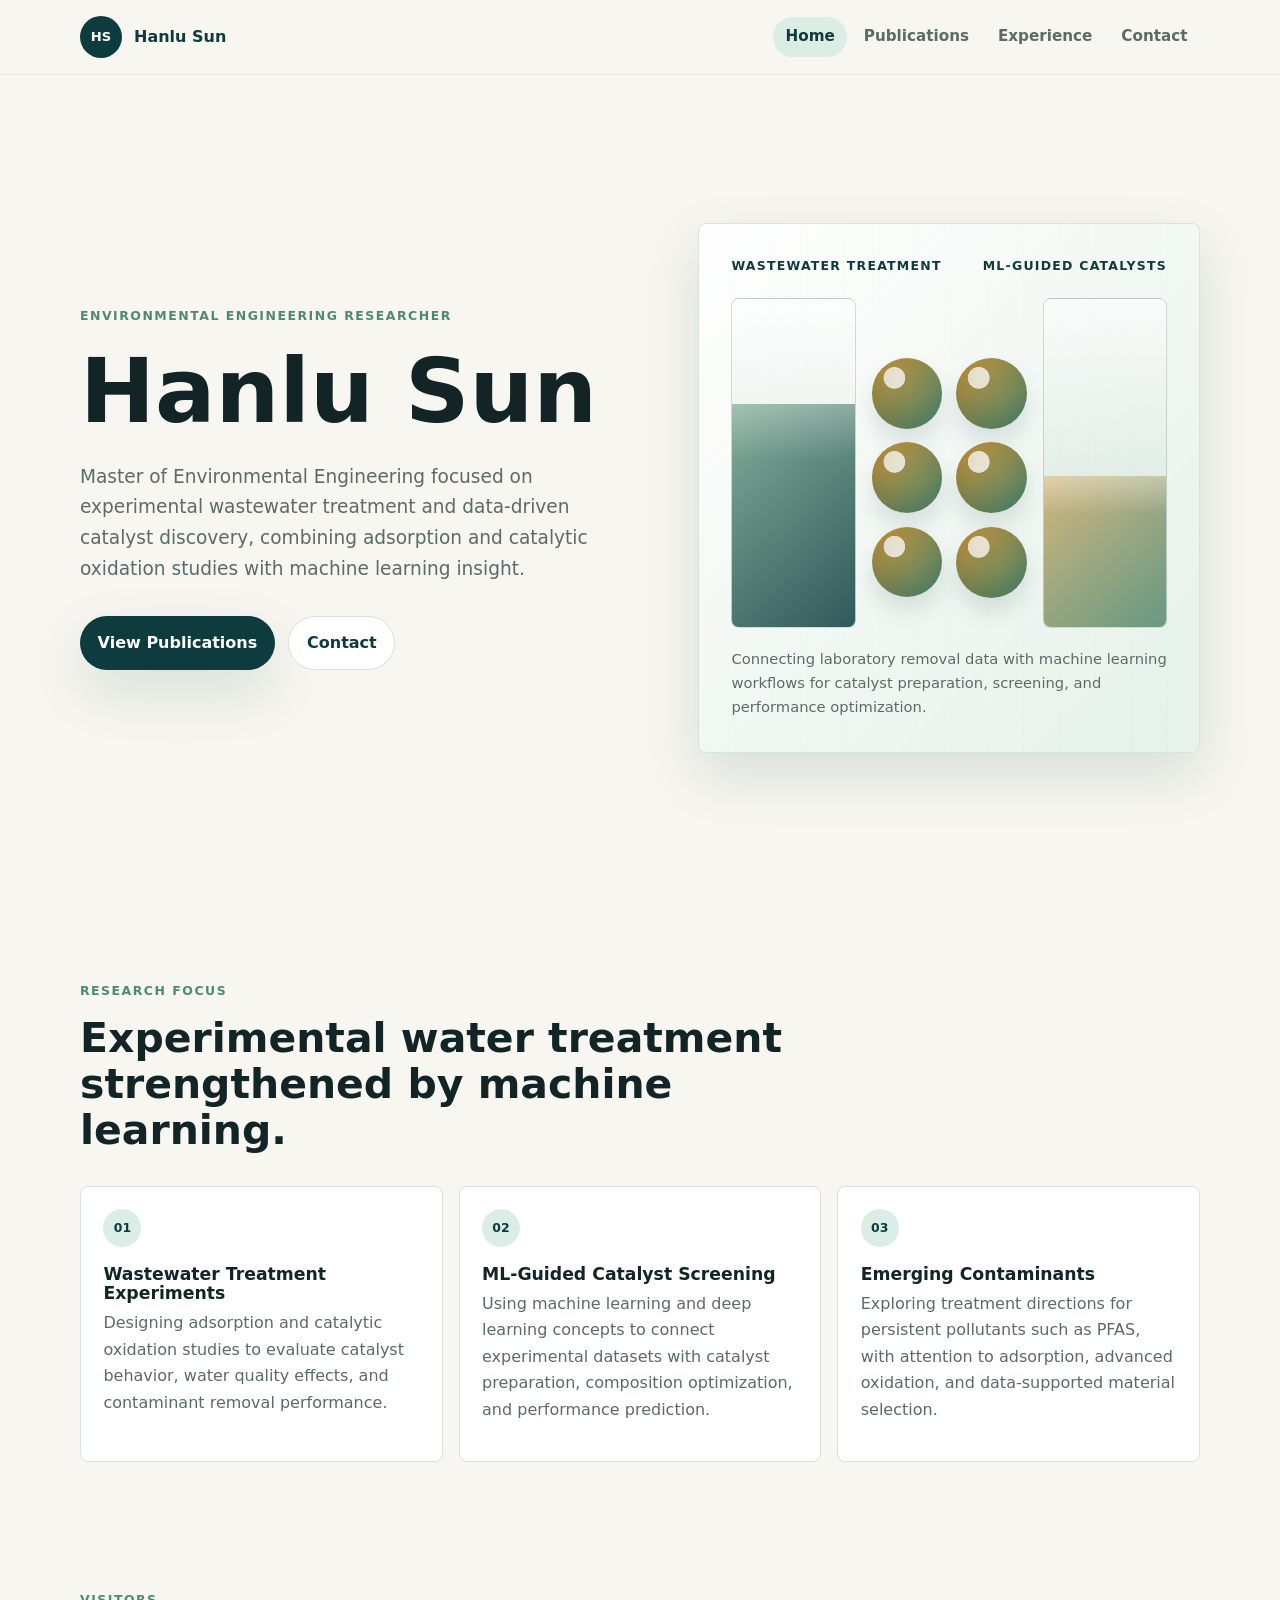
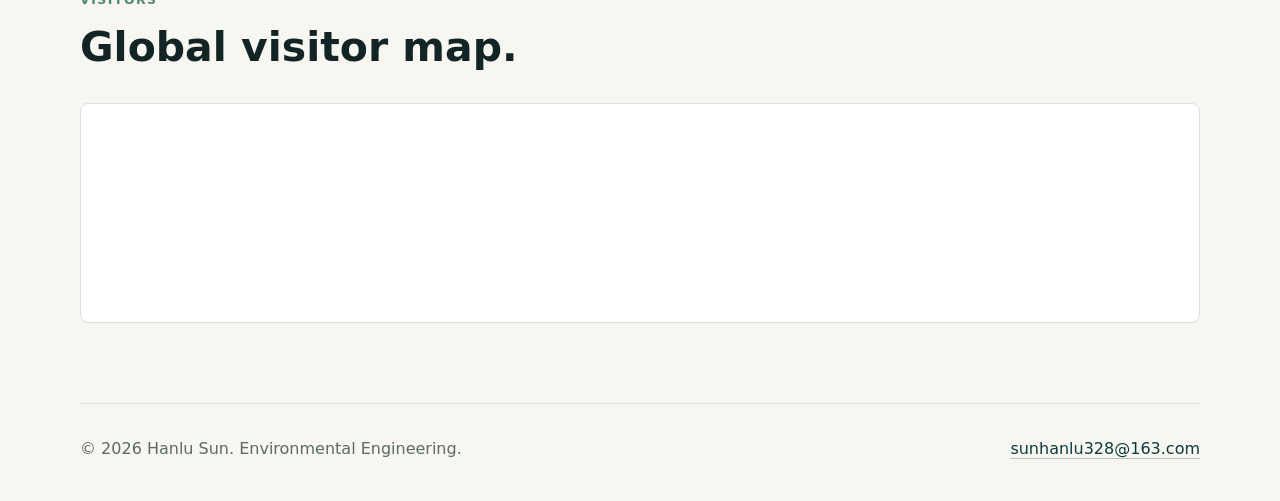
<file: index.html>
<!DOCTYPE html>
<html lang="en">
<head>
  <meta charset="utf-8">
  <meta name="viewport" content="width=device-width, initial-scale=1">
  <meta name="description" content="Hanlu Sun - Environmental Engineering researcher focused on experimental wastewater treatment, machine-learning-assisted catalyst screening, and emerging contaminant removal.">
  <title>Hanlu Sun | Environmental Engineering</title>
  <link rel="stylesheet" href="styles.css?v=20260623-visitors">
  <script src="script.js?v=20260620" defer></script>
</head>
<body>
  <a class="skip-link" href="#main">Skip to content</a>
  <header class="site-header">
    <nav class="nav-shell" aria-label="Primary navigation">
      <a class="brand" href="index.html" aria-label="Hanlu Sun home">
        <span class="brand-mark">HS</span>
        <span>Hanlu Sun</span>
      </a>
      <button class="nav-toggle" type="button" aria-expanded="false" aria-controls="site-nav">
        <span class="nav-toggle-line"></span>
        <span class="nav-toggle-line"></span>
        <span class="nav-toggle-line"></span>
        <span class="sr-only">Menu</span>
      </button>
      <div class="nav-links" id="site-nav">
        <a href="index.html" data-nav="home">Home</a>
        <a href="publications.html" data-nav="publications">Publications</a>
        <a href="experience.html" data-nav="experience">Experience</a>
        <a href="contact.html" data-nav="contact">Contact</a>
      </div>
    </nav>
  </header>

  <main id="main">
    <section class="hero-section">
      <div class="hero-copy">
        <p class="eyebrow">Environmental Engineering Researcher</p>
        <h1>Hanlu Sun</h1>
        <p class="hero-subtitle">
          Master of Environmental Engineering focused on experimental wastewater treatment and data-driven
          catalyst discovery, combining adsorption and catalytic oxidation studies with machine learning insight.
        </p>
        <div class="hero-actions" aria-label="Primary actions">
          <a class="button primary" href="publications.html">View Publications</a>
          <a class="button secondary" href="contact.html">Contact</a>
        </div>
      </div>
      <figure class="research-visual" aria-label="Abstract research visualization for catalyst-assisted wastewater treatment">
        <div class="visual-header">
          <span>Wastewater Treatment</span>
          <span>ML-Guided Catalysts</span>
        </div>
        <div class="visual-grid">
          <div class="water-column column-a">
            <span></span>
          </div>
          <div class="catalyst-field">
            <span></span>
            <span></span>
            <span></span>
            <span></span>
            <span></span>
            <span></span>
          </div>
          <div class="water-column column-b">
            <span></span>
          </div>
        </div>
        <figcaption>Connecting laboratory removal data with machine learning workflows for catalyst preparation, screening, and performance optimization.</figcaption>
      </figure>
    </section>

    <section class="section-block">
      <div class="section-heading">
        <p class="eyebrow">Research Focus</p>
        <h2>Experimental water treatment strengthened by machine learning.</h2>
      </div>
      <div class="focus-grid">
        <article class="focus-card">
          <span class="focus-index">01</span>
          <h3>Wastewater Treatment Experiments</h3>
          <p>Designing adsorption and catalytic oxidation studies to evaluate catalyst behavior, water quality effects, and contaminant removal performance.</p>
        </article>
        <article class="focus-card">
          <span class="focus-index">02</span>
          <h3>ML-Guided Catalyst Screening</h3>
          <p>Using machine learning and deep learning concepts to connect experimental datasets with catalyst preparation, composition optimization, and performance prediction.</p>
        </article>
        <article class="focus-card">
          <span class="focus-index">03</span>
          <h3>Emerging Contaminants</h3>
          <p>Exploring treatment directions for persistent pollutants such as PFAS, with attention to adsorption, advanced oxidation, and data-supported material selection.</p>
        </article>
      </div>
    </section>

    <section class="section-block visitors-section" aria-labelledby="visitors-title">
      <div class="section-heading">
        <p class="eyebrow">Visitors</p>
        <h2 id="visitors-title">Global visitor map.</h2>
      </div>
      <div class="visitors-frame">
        <script type="text/javascript" id="mapmyvisitors" src="https://mapmyvisitors.com/map.js?d=G_qSdTxoGDd6URzCLcpToSwLrt-3KsUgCB45TyZ4Kws&amp;cl=ffffff&amp;w=a"></script>
      </div>
    </section>
  </main>

  <footer class="site-footer">
    <p>&copy; <span data-year></span> Hanlu Sun. Environmental Engineering.</p>
    <a href="mailto:sunhanlu328@163.com">sunhanlu328@163.com</a>
  </footer>
</body>
</html>
</file>
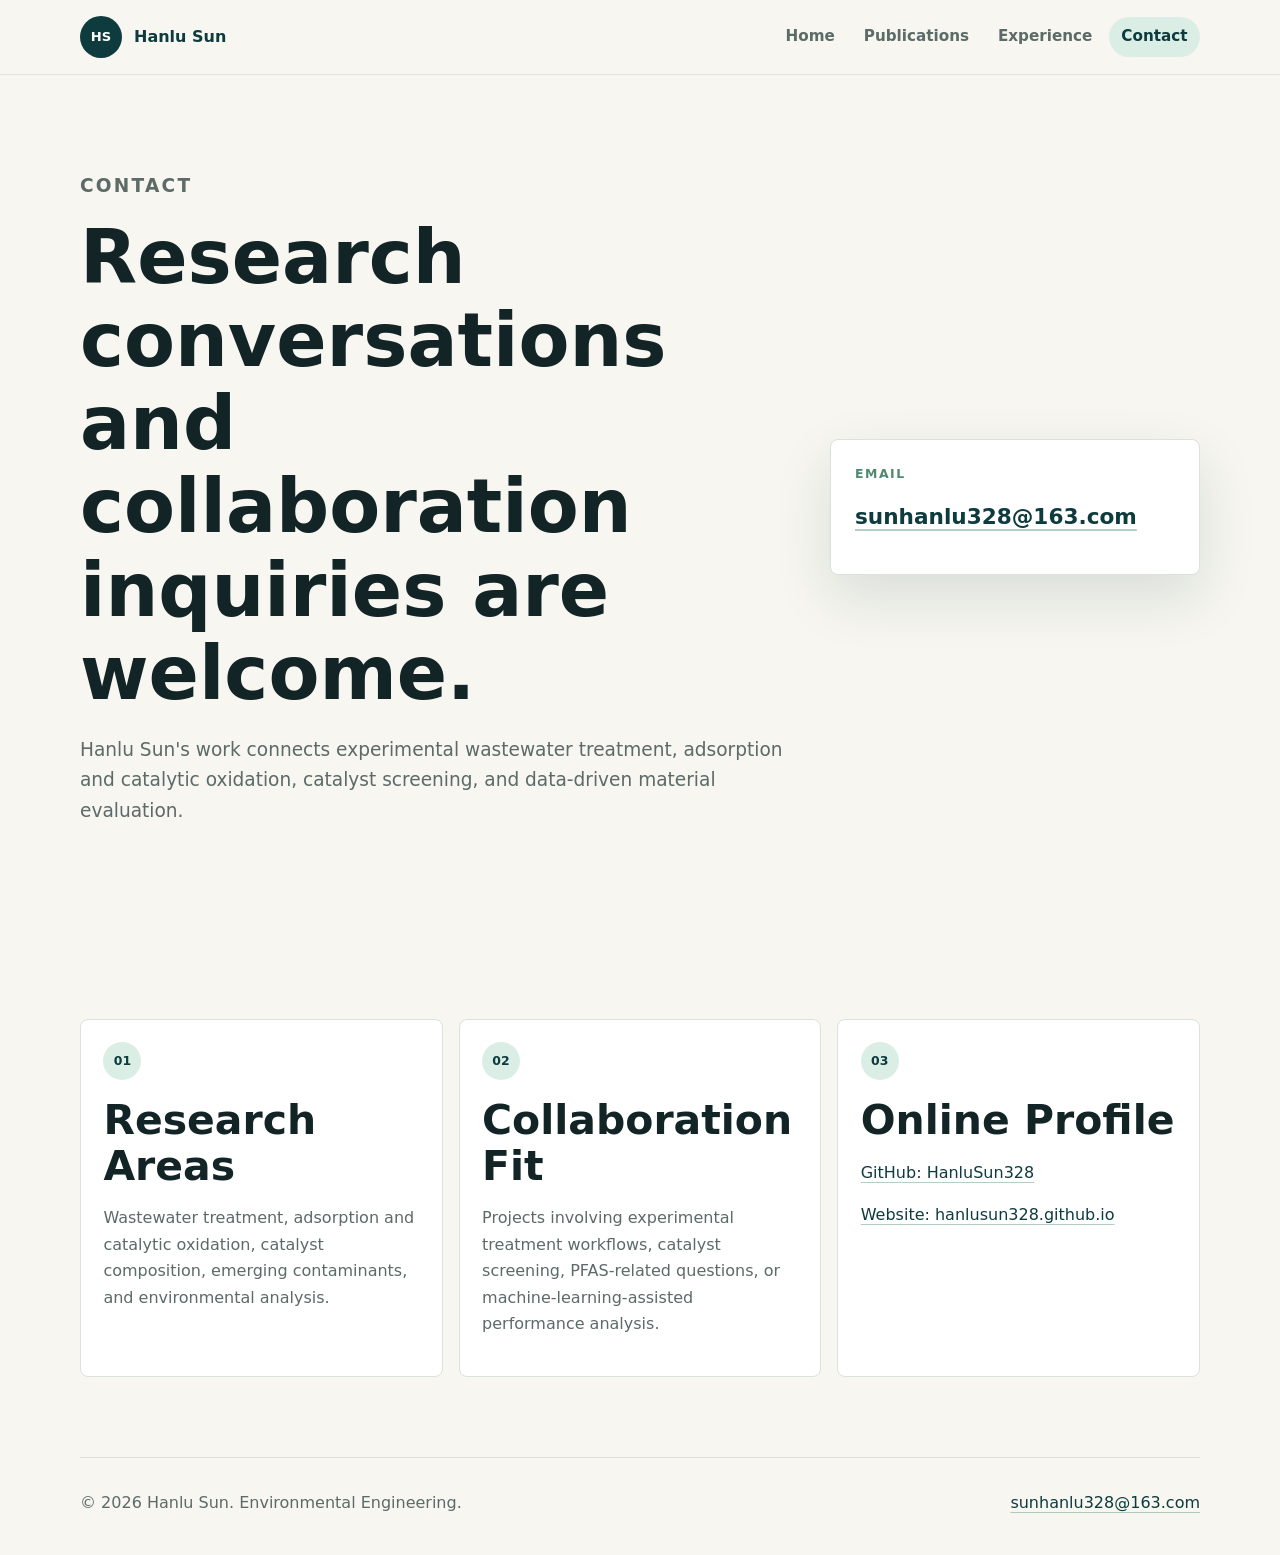
<file: contact.html>
<!DOCTYPE html>
<html lang="en">
<head>
  <meta charset="utf-8">
  <meta name="viewport" content="width=device-width, initial-scale=1">
  <meta name="description" content="Contact Hanlu Sun for environmental engineering and wastewater treatment research collaboration.">
  <title>Contact | Hanlu Sun</title>
  <link rel="stylesheet" href="styles.css?v=20260620">
  <script src="script.js?v=20260620" defer></script>
</head>
<body>
  <a class="skip-link" href="#main">Skip to content</a>
  <header class="site-header">
    <nav class="nav-shell" aria-label="Primary navigation">
      <a class="brand" href="index.html" aria-label="Hanlu Sun home">
        <span class="brand-mark">HS</span>
        <span>Hanlu Sun</span>
      </a>
      <button class="nav-toggle" type="button" aria-expanded="false" aria-controls="site-nav">
        <span class="nav-toggle-line"></span>
        <span class="nav-toggle-line"></span>
        <span class="nav-toggle-line"></span>
        <span class="sr-only">Menu</span>
      </button>
      <div class="nav-links" id="site-nav">
        <a href="index.html" data-nav="home">Home</a>
        <a href="publications.html" data-nav="publications">Publications</a>
        <a href="experience.html" data-nav="experience">Experience</a>
        <a href="contact.html" data-nav="contact">Contact</a>
      </div>
    </nav>
  </header>

  <main id="main">
    <section class="contact-hero">
      <div>
        <p class="eyebrow">Contact</p>
        <h1>Research conversations and collaboration inquiries are welcome.</h1>
        <p>
          Hanlu Sun's work connects experimental wastewater treatment, adsorption and catalytic oxidation,
          catalyst screening, and data-driven material evaluation.
        </p>
      </div>
      <div class="contact-panel">
        <p class="eyebrow">Email</p>
        <a class="contact-link" href="mailto:sunhanlu328@163.com">sunhanlu328@163.com</a>
      </div>
    </section>

    <section class="section-block">
      <div class="contact-grid">
        <article class="contact-card">
          <span class="focus-index">01</span>
          <h2>Research Areas</h2>
          <p>Wastewater treatment, adsorption and catalytic oxidation, catalyst composition, emerging contaminants, and environmental analysis.</p>
        </article>
        <article class="contact-card">
          <span class="focus-index">02</span>
          <h2>Collaboration Fit</h2>
          <p>Projects involving experimental treatment workflows, catalyst screening, PFAS-related questions, or machine-learning-assisted performance analysis.</p>
        </article>
        <article class="contact-card">
          <span class="focus-index">03</span>
          <h2>Online Profile</h2>
          <p><a href="https://github.com/HanluSun328">GitHub: HanluSun328</a></p>
          <p><a href="https://hanlusun328.github.io/">Website: hanlusun328.github.io</a></p>
        </article>
      </div>
    </section>
  </main>

  <footer class="site-footer">
    <p>&copy; <span data-year></span> Hanlu Sun. Environmental Engineering.</p>
    <a href="mailto:sunhanlu328@163.com">sunhanlu328@163.com</a>
  </footer>
</body>
</html>
</file>
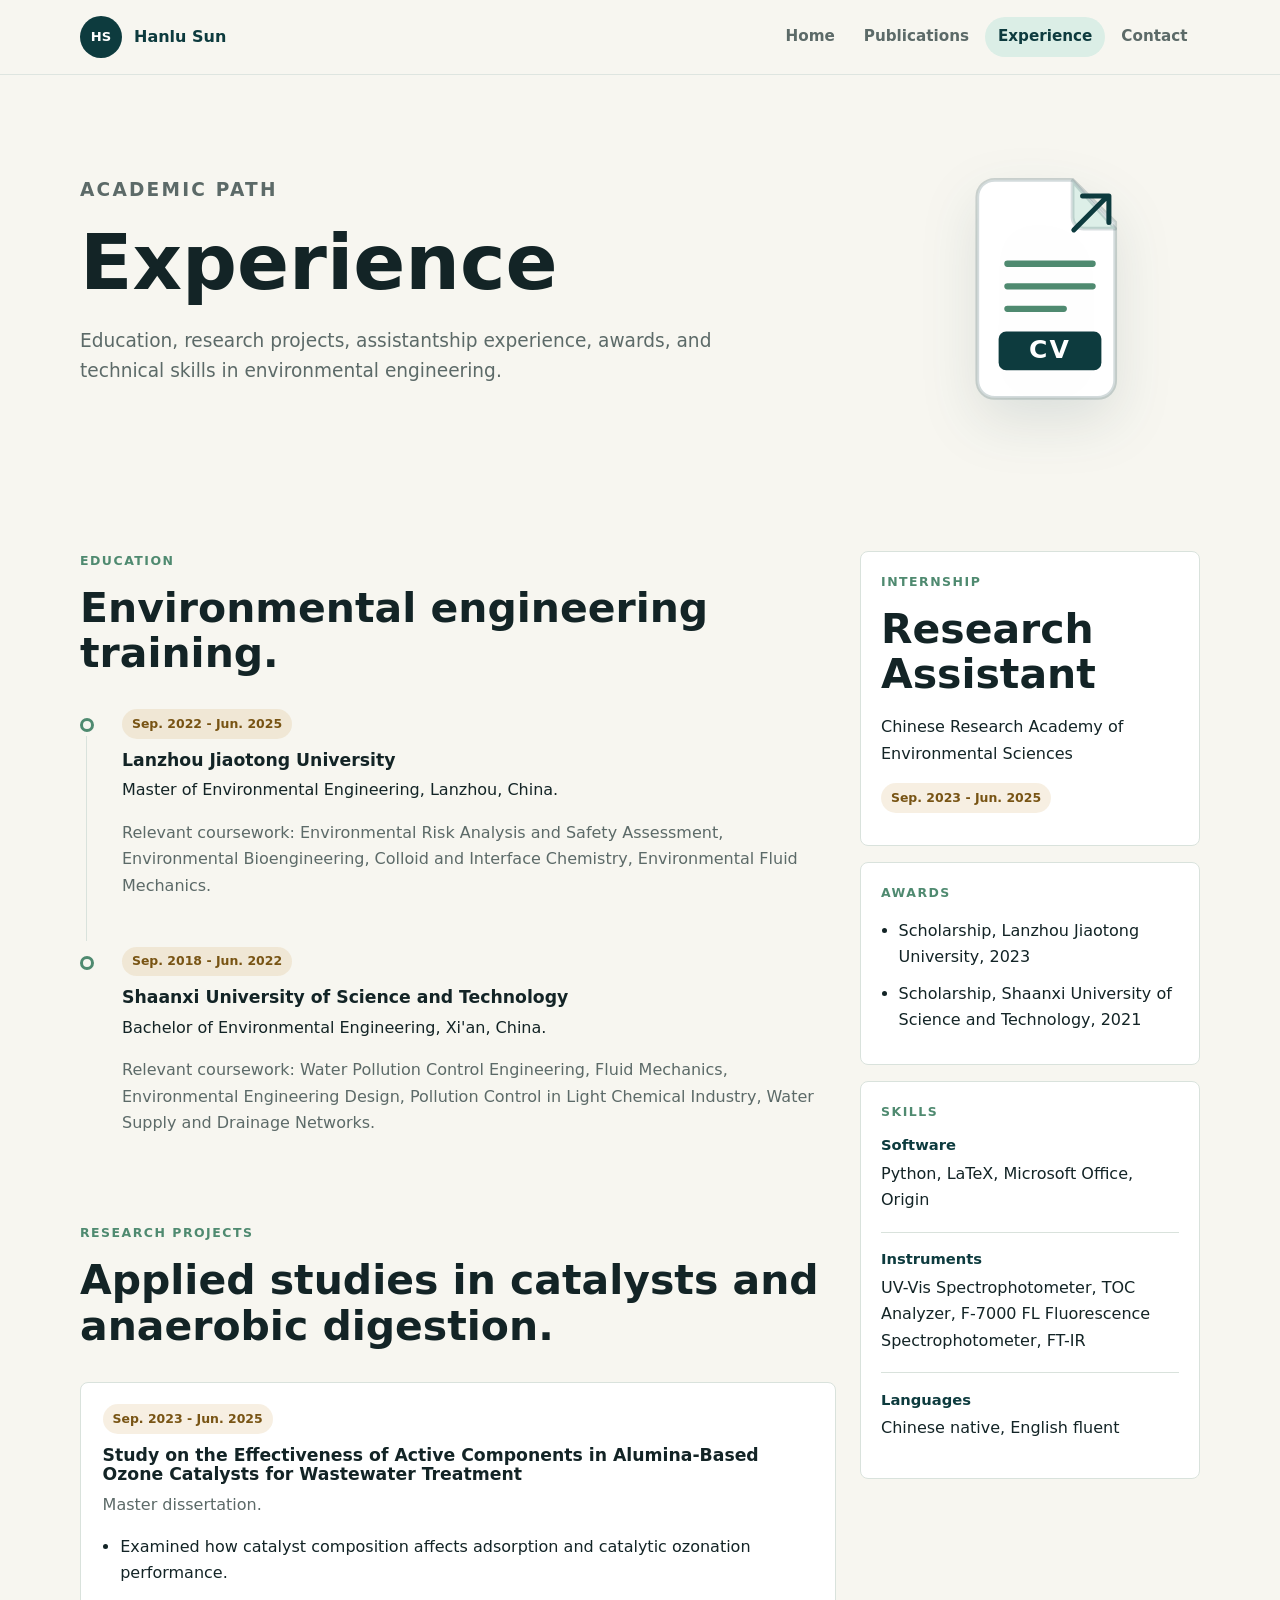
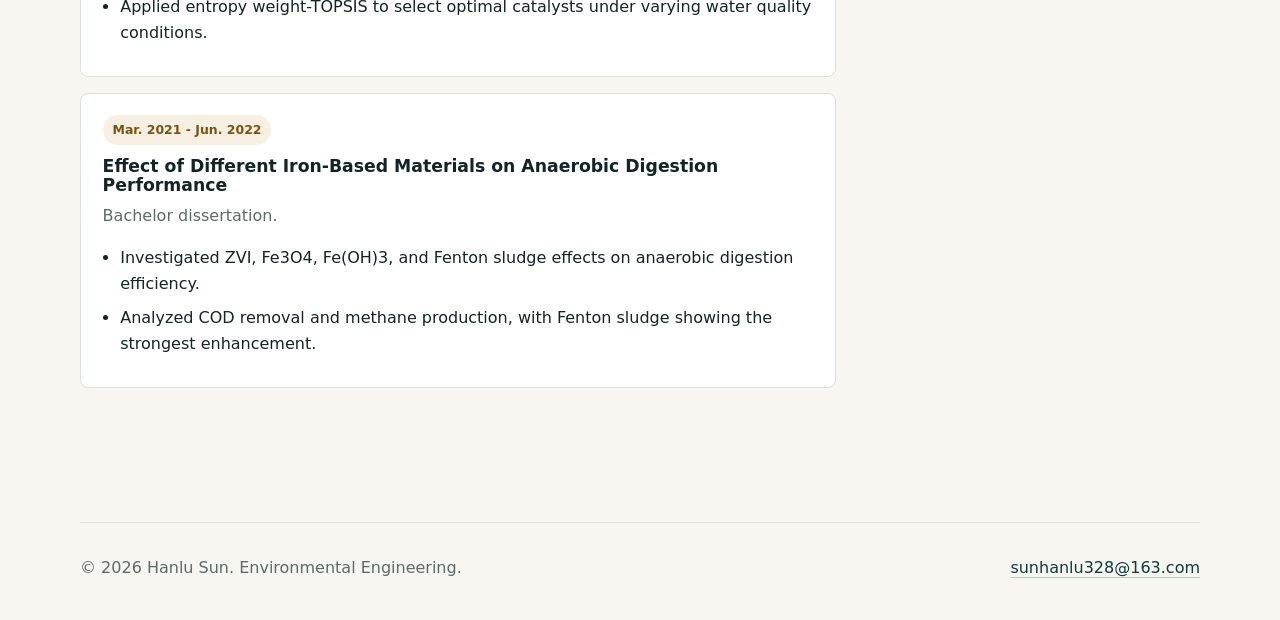
<file: experience.html>
<!DOCTYPE html>
<html lang="en">
<head>
  <meta charset="utf-8">
  <meta name="viewport" content="width=device-width, initial-scale=1">
  <meta name="description" content="Education, projects, research experience, awards, and skills for Hanlu Sun.">
  <title>Experience | Hanlu Sun</title>
  <link rel="stylesheet" href="styles.css?v=20260623-cv-icon">
  <script src="script.js?v=20260620" defer></script>
</head>
<body>
  <a class="skip-link" href="#main">Skip to content</a>
  <header class="site-header">
    <nav class="nav-shell" aria-label="Primary navigation">
      <a class="brand" href="index.html" aria-label="Hanlu Sun home">
        <span class="brand-mark">HS</span>
        <span>Hanlu Sun</span>
      </a>
      <button class="nav-toggle" type="button" aria-expanded="false" aria-controls="site-nav">
        <span class="nav-toggle-line"></span>
        <span class="nav-toggle-line"></span>
        <span class="nav-toggle-line"></span>
        <span class="sr-only">Menu</span>
      </button>
      <div class="nav-links" id="site-nav">
        <a href="index.html" data-nav="home">Home</a>
        <a href="publications.html" data-nav="publications">Publications</a>
        <a href="experience.html" data-nav="experience">Experience</a>
        <a href="contact.html" data-nav="contact">Contact</a>
      </div>
    </nav>
  </header>

  <main id="main">
    <section class="page-hero compact experience-hero">
      <div>
        <p class="eyebrow">Academic Path</p>
        <h1>Experience</h1>
        <p>
          Education, research projects, assistantship experience, awards, and technical skills in environmental engineering.
        </p>
      </div>
      <a class="cv-open-icon" href="assets/CV_Hanlu_Sun.pdf" target="_blank" rel="noopener" aria-label="Open Hanlu Sun CV">
        <svg class="cv-icon-art" viewBox="0 0 150 188" aria-hidden="true" focusable="false">
          <path class="cv-page" d="M31 7h62l34 34v126c0 8-6 14-14 14H31c-8 0-14-6-14-14V21c0-8 6-14 14-14Z"></path>
          <path class="cv-fold" d="M93 8v29c0 5 4 9 9 9h25Z"></path>
          <path class="cv-line" d="M41 74h68M41 92h68M41 110h45"></path>
          <rect class="cv-badge" x="34" y="128" width="82" height="31" rx="6"></rect>
          <text class="cv-badge-text" x="75" y="149" text-anchor="middle">CV</text>
          <path class="cv-open-arrow" d="M101 20h21v21M121 20 94 47"></path>
        </svg>
      </a>
    </section>

    <section class="experience-layout">
      <div class="experience-main">
        <section class="section-block compact-block">
          <div class="section-heading">
            <p class="eyebrow">Education</p>
            <h2>Environmental engineering training.</h2>
          </div>
          <article class="timeline-item">
            <div class="timeline-dot"></div>
            <div>
              <span class="date-pill">Sep. 2022 - Jun. 2025</span>
              <h3>Lanzhou Jiaotong University</h3>
              <p>Master of Environmental Engineering, Lanzhou, China.</p>
              <p class="muted">Relevant coursework: Environmental Risk Analysis and Safety Assessment, Environmental Bioengineering, Colloid and Interface Chemistry, Environmental Fluid Mechanics.</p>
            </div>
          </article>
          <article class="timeline-item">
            <div class="timeline-dot"></div>
            <div>
              <span class="date-pill">Sep. 2018 - Jun. 2022</span>
              <h3>Shaanxi University of Science and Technology</h3>
              <p>Bachelor of Environmental Engineering, Xi'an, China.</p>
              <p class="muted">Relevant coursework: Water Pollution Control Engineering, Fluid Mechanics, Environmental Engineering Design, Pollution Control in Light Chemical Industry, Water Supply and Drainage Networks.</p>
            </div>
          </article>
        </section>

        <section class="section-block compact-block">
          <div class="section-heading">
            <p class="eyebrow">Research Projects</p>
            <h2>Applied studies in catalysts and anaerobic digestion.</h2>
          </div>
          <article class="project-item">
            <span class="date-pill">Sep. 2023 - Jun. 2025</span>
            <h3>Study on the Effectiveness of Active Components in Alumina-Based Ozone Catalysts for Wastewater Treatment</h3>
            <p class="muted">Master dissertation.</p>
            <ul class="clean-list">
              <li>Examined how catalyst composition affects adsorption and catalytic ozonation performance.</li>
              <li>Applied entropy weight-TOPSIS to select optimal catalysts under varying water quality conditions.</li>
            </ul>
          </article>
          <article class="project-item">
            <span class="date-pill">Mar. 2021 - Jun. 2022</span>
            <h3>Effect of Different Iron-Based Materials on Anaerobic Digestion Performance</h3>
            <p class="muted">Bachelor dissertation.</p>
            <ul class="clean-list">
              <li>Investigated ZVI, Fe3O4, Fe(OH)3, and Fenton sludge effects on anaerobic digestion efficiency.</li>
              <li>Analyzed COD removal and methane production, with Fenton sludge showing the strongest enhancement.</li>
            </ul>
          </article>
        </section>
      </div>

      <aside class="experience-side" aria-label="Additional experience">
        <section class="side-panel">
          <p class="eyebrow">Internship</p>
          <h2>Research Assistant</h2>
          <p>Chinese Research Academy of Environmental Sciences</p>
          <span class="date-pill">Sep. 2023 - Jun. 2025</span>
        </section>

        <section class="side-panel">
          <p class="eyebrow">Awards</p>
          <ul class="simple-stack">
            <li>Scholarship, Lanzhou Jiaotong University, 2023</li>
            <li>Scholarship, Shaanxi University of Science and Technology, 2021</li>
          </ul>
        </section>

        <section class="side-panel">
          <p class="eyebrow">Skills</p>
          <div class="skill-group">
            <h3>Software</h3>
            <p>Python, LaTeX, Microsoft Office, Origin</p>
          </div>
          <div class="skill-group">
            <h3>Instruments</h3>
            <p>UV-Vis Spectrophotometer, TOC Analyzer, F-7000 FL Fluorescence Spectrophotometer, FT-IR</p>
          </div>
          <div class="skill-group">
            <h3>Languages</h3>
            <p>Chinese native, English fluent</p>
          </div>
        </section>
      </aside>
    </section>
  </main>

  <footer class="site-footer">
    <p>&copy; <span data-year></span> Hanlu Sun. Environmental Engineering.</p>
    <a href="mailto:sunhanlu328@163.com">sunhanlu328@163.com</a>
  </footer>
</body>
</html>
</file>
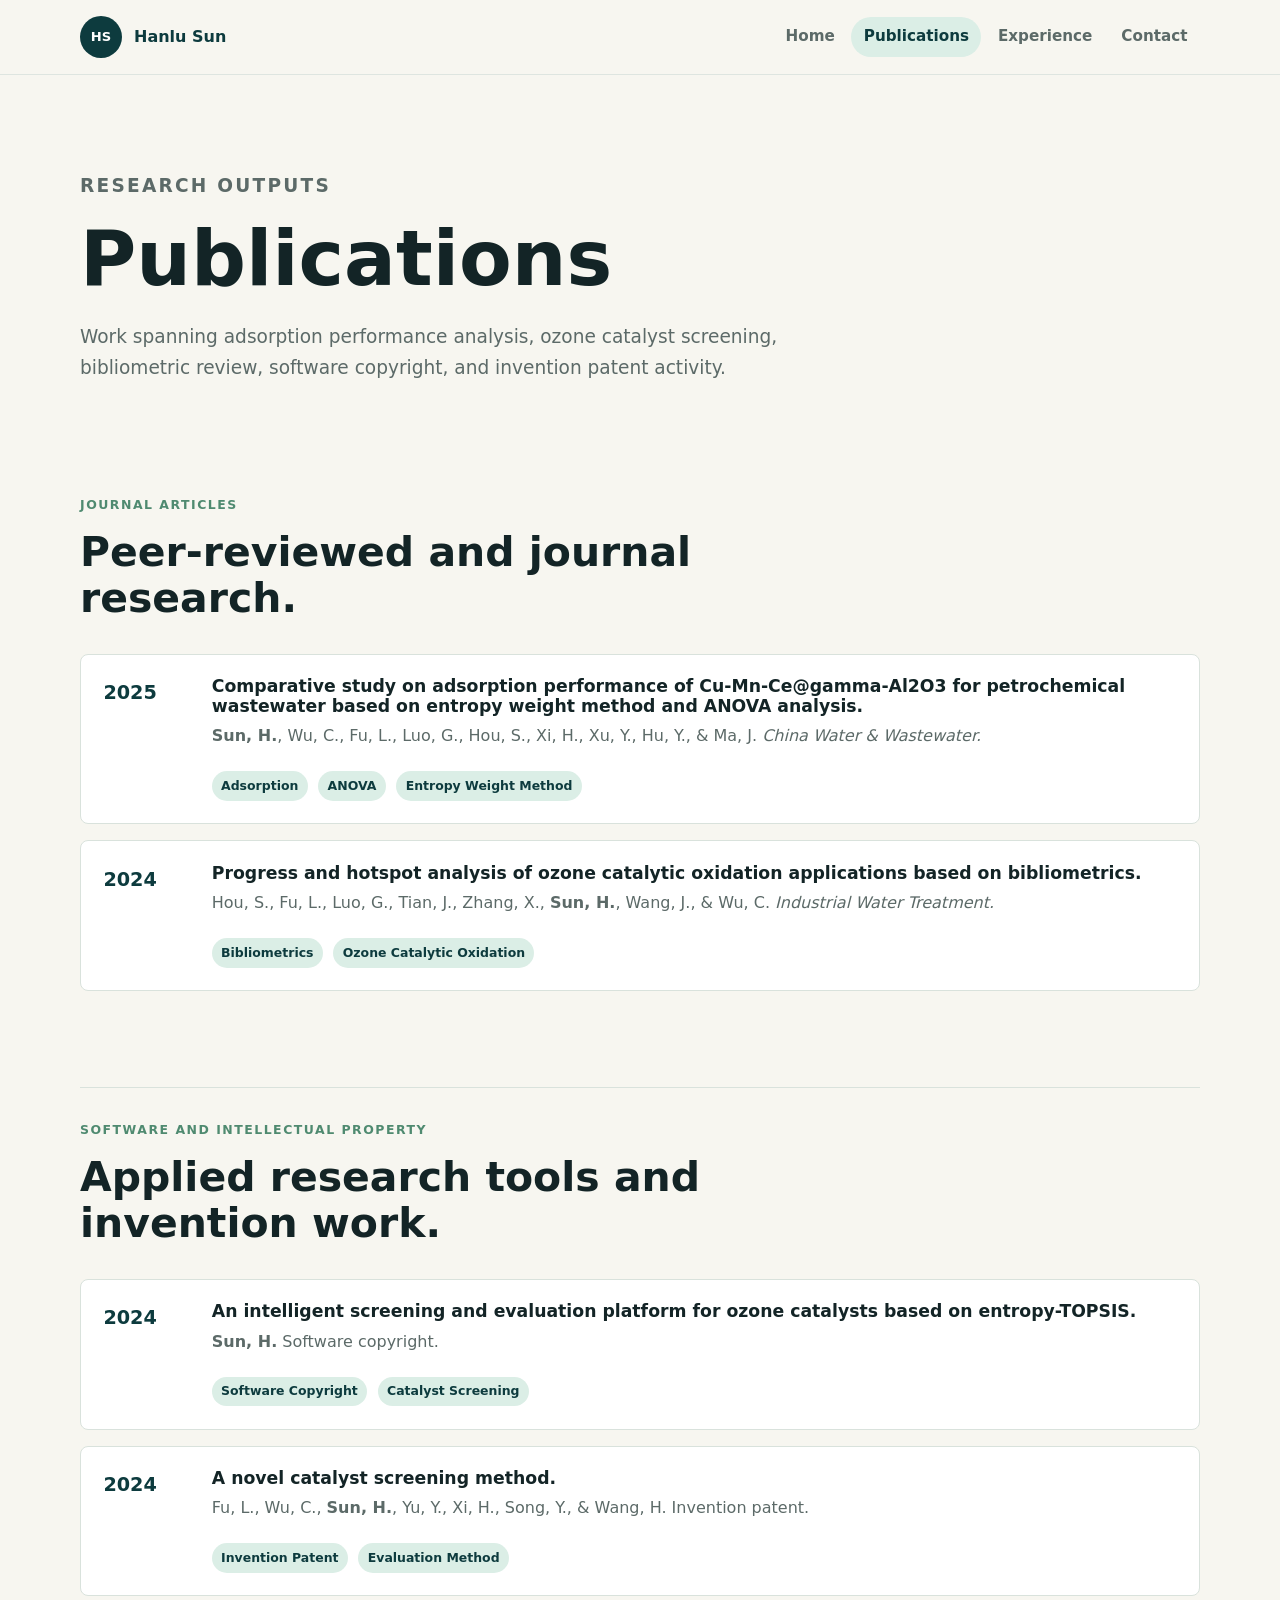
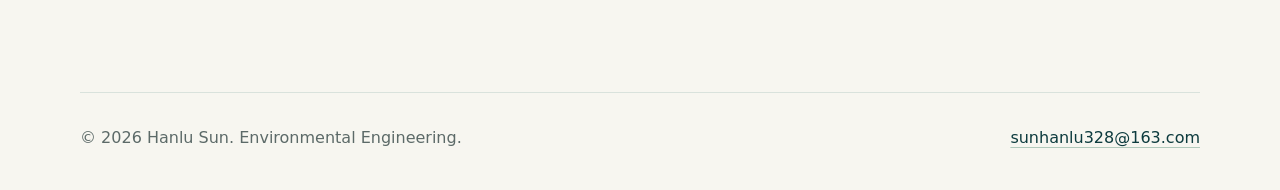
<file: publications.html>
<!DOCTYPE html>
<html lang="en">
<head>
  <meta charset="utf-8">
  <meta name="viewport" content="width=device-width, initial-scale=1">
  <meta name="description" content="Publications and research outputs by Hanlu Sun.">
  <title>Publications | Hanlu Sun</title>
  <link rel="stylesheet" href="styles.css?v=20260620">
  <script src="script.js?v=20260620" defer></script>
</head>
<body>
  <a class="skip-link" href="#main">Skip to content</a>
  <header class="site-header">
    <nav class="nav-shell" aria-label="Primary navigation">
      <a class="brand" href="index.html" aria-label="Hanlu Sun home">
        <span class="brand-mark">HS</span>
        <span>Hanlu Sun</span>
      </a>
      <button class="nav-toggle" type="button" aria-expanded="false" aria-controls="site-nav">
        <span class="nav-toggle-line"></span>
        <span class="nav-toggle-line"></span>
        <span class="nav-toggle-line"></span>
        <span class="sr-only">Menu</span>
      </button>
      <div class="nav-links" id="site-nav">
        <a href="index.html" data-nav="home">Home</a>
        <a href="publications.html" data-nav="publications">Publications</a>
        <a href="experience.html" data-nav="experience">Experience</a>
        <a href="contact.html" data-nav="contact">Contact</a>
      </div>
    </nav>
  </header>

  <main id="main">
    <section class="page-hero compact">
      <p class="eyebrow">Research Outputs</p>
      <h1>Publications</h1>
      <p>
        Work spanning adsorption performance analysis, ozone catalyst screening, bibliometric review,
        software copyright, and invention patent activity.
      </p>
    </section>

    <section class="section-block publication-list">
      <div class="section-heading">
        <p class="eyebrow">Journal Articles</p>
        <h2>Peer-reviewed and journal research.</h2>
      </div>
      <article class="publication-item">
        <div class="pub-year">2025</div>
        <div>
          <h3>Comparative study on adsorption performance of Cu-Mn-Ce@gamma-Al2O3 for petrochemical wastewater based on entropy weight method and ANOVA analysis.</h3>
          <p><strong>Sun, H.</strong>, Wu, C., Fu, L., Luo, G., Hou, S., Xi, H., Xu, Y., Hu, Y., &amp; Ma, J. <em>China Water &amp; Wastewater.</em></p>
          <span class="tag">Adsorption</span>
          <span class="tag">ANOVA</span>
          <span class="tag">Entropy Weight Method</span>
        </div>
      </article>
      <article class="publication-item">
        <div class="pub-year">2024</div>
        <div>
          <h3>Progress and hotspot analysis of ozone catalytic oxidation applications based on bibliometrics.</h3>
          <p>Hou, S., Fu, L., Luo, G., Tian, J., Zhang, X., <strong>Sun, H.</strong>, Wang, J., &amp; Wu, C. <em>Industrial Water Treatment.</em></p>
          <span class="tag">Bibliometrics</span>
          <span class="tag">Ozone Catalytic Oxidation</span>
        </div>
      </article>
    </section>

    <section class="section-block publication-list alt-band">
      <div class="section-heading">
        <p class="eyebrow">Software And Intellectual Property</p>
        <h2>Applied research tools and invention work.</h2>
      </div>
      <article class="publication-item">
        <div class="pub-year">2024</div>
        <div>
          <h3>An intelligent screening and evaluation platform for ozone catalysts based on entropy-TOPSIS.</h3>
          <p><strong>Sun, H.</strong> Software copyright.</p>
          <span class="tag">Software Copyright</span>
          <span class="tag">Catalyst Screening</span>
        </div>
      </article>
      <article class="publication-item">
        <div class="pub-year">2024</div>
        <div>
          <h3>A novel catalyst screening method.</h3>
          <p>Fu, L., Wu, C., <strong>Sun, H.</strong>, Yu, Y., Xi, H., Song, Y., &amp; Wang, H. Invention patent.</p>
          <span class="tag">Invention Patent</span>
          <span class="tag">Evaluation Method</span>
        </div>
      </article>
    </section>
  </main>

  <footer class="site-footer">
    <p>&copy; <span data-year></span> Hanlu Sun. Environmental Engineering.</p>
    <a href="mailto:sunhanlu328@163.com">sunhanlu328@163.com</a>
  </footer>
</body>
</html>
</file>
<file: styles.css>
:root {
  --ink: #132426;
  --muted: #5c6a68;
  --deep: #0d3b3e;
  --deep-2: #174e50;
  --green: #4f8a70;
  --green-soft: #dbeee6;
  --amber: #c78f35;
  --paper: #f7f6f0;
  --white: #ffffff;
  --line: #d9e2dc;
  --shadow: 0 22px 55px rgba(13, 59, 62, 0.13);
  --radius: 8px;
  --max: 1120px;
}

* {
  box-sizing: border-box;
}

html {
  scroll-behavior: smooth;
}

body {
  margin: 0;
  font-family: Inter, ui-sans-serif, system-ui, -apple-system, BlinkMacSystemFont, "Segoe UI", sans-serif;
  color: var(--ink);
  background: var(--paper);
  line-height: 1.65;
}

a {
  color: var(--deep);
  text-decoration-color: rgba(79, 138, 112, 0.42);
  text-underline-offset: 0.22em;
}

a:hover {
  color: var(--green);
}

h1,
h2,
h3,
p {
  margin-top: 0;
}

h1,
h2,
h3 {
  line-height: 1.12;
  letter-spacing: 0;
}

h1 {
  font-size: clamp(3rem, 7vw, 5.9rem);
  margin-bottom: 1.25rem;
}

h2 {
  font-size: clamp(1.65rem, 3.2vw, 2.65rem);
  margin-bottom: 1rem;
}

h3 {
  font-size: 1.08rem;
  margin-bottom: 0.45rem;
}

p {
  margin-bottom: 1rem;
}

.skip-link {
  position: absolute;
  left: 1rem;
  top: -4rem;
  z-index: 20;
  background: var(--white);
  color: var(--ink);
  padding: 0.7rem 1rem;
  border-radius: var(--radius);
}

.skip-link:focus {
  top: 1rem;
}

.sr-only {
  position: absolute;
  width: 1px;
  height: 1px;
  padding: 0;
  margin: -1px;
  overflow: hidden;
  clip: rect(0, 0, 0, 0);
  white-space: nowrap;
  border: 0;
}

.site-header {
  position: sticky;
  top: 0;
  z-index: 10;
  background: rgba(247, 246, 240, 0.92);
  border-bottom: 1px solid rgba(217, 226, 220, 0.8);
  backdrop-filter: blur(16px);
}

.nav-shell {
  width: min(var(--max), calc(100% - 2rem));
  min-height: 74px;
  margin: 0 auto;
  display: flex;
  align-items: center;
  justify-content: space-between;
  gap: 1rem;
}

.brand {
  display: inline-flex;
  align-items: center;
  gap: 0.75rem;
  font-weight: 800;
  color: var(--deep);
  text-decoration: none;
}

.brand-mark {
  width: 42px;
  height: 42px;
  display: inline-grid;
  place-items: center;
  border-radius: 50%;
  background: var(--deep);
  color: var(--white);
  font-size: 0.82rem;
  letter-spacing: 0;
}

.nav-links {
  display: flex;
  align-items: center;
  gap: 0.25rem;
}

.nav-links a {
  min-height: 40px;
  display: inline-flex;
  align-items: center;
  padding: 0.45rem 0.78rem;
  border-radius: 999px;
  color: var(--muted);
  font-size: 0.95rem;
  font-weight: 650;
  text-decoration: none;
}

.nav-links a:hover,
.nav-links a.active {
  color: var(--deep);
  background: var(--green-soft);
}

.nav-toggle {
  display: none;
  width: 44px;
  height: 44px;
  border: 1px solid var(--line);
  border-radius: 50%;
  background: var(--white);
  color: var(--deep);
  padding: 0;
}

.nav-toggle-line {
  display: block;
  width: 18px;
  height: 2px;
  margin: 4px auto;
  background: currentColor;
}

.hero-section,
.page-hero,
.contact-hero,
.section-block,
.split-section,
.experience-layout {
  width: min(var(--max), calc(100% - 2rem));
  margin: 0 auto;
}

.hero-section {
  min-height: calc(100vh - 74px);
  display: grid;
  grid-template-columns: minmax(0, 1.05fr) minmax(320px, 0.95fr);
  gap: clamp(2rem, 5vw, 5rem);
  align-items: center;
  padding: clamp(3rem, 7vw, 5.5rem) 0;
}

.hero-copy {
  max-width: 720px;
}

.eyebrow {
  margin-bottom: 0.9rem;
  color: var(--green);
  font-size: 0.78rem;
  font-weight: 800;
  text-transform: uppercase;
  letter-spacing: 0.12em;
}

.hero-subtitle,
.page-hero p,
.contact-hero > div:first-child p {
  color: var(--muted);
  font-size: 1.16rem;
  max-width: 720px;
}

.hero-actions {
  display: flex;
  flex-wrap: wrap;
  gap: 0.85rem;
  margin-top: 2rem;
}

.button {
  min-height: 48px;
  display: inline-flex;
  align-items: center;
  justify-content: center;
  padding: 0.78rem 1.1rem;
  border-radius: 999px;
  font-weight: 800;
  text-decoration: none;
}

.button.primary {
  background: var(--deep);
  color: var(--white);
  box-shadow: var(--shadow);
}

.button.secondary {
  color: var(--deep);
  background: var(--white);
  border: 1px solid var(--line);
}

.research-visual {
  margin: 0;
  padding: clamp(1.2rem, 3vw, 2rem);
  border: 1px solid rgba(217, 226, 220, 0.95);
  border-radius: var(--radius);
  background:
    linear-gradient(135deg, rgba(255, 255, 255, 0.9), rgba(219, 238, 230, 0.62)),
    repeating-linear-gradient(90deg, rgba(13, 59, 62, 0.05) 0 1px, transparent 1px 36px);
  box-shadow: var(--shadow);
}

.visual-header {
  display: flex;
  justify-content: space-between;
  gap: 1rem;
  margin-bottom: 1.3rem;
  color: var(--deep);
  font-size: 0.78rem;
  font-weight: 800;
  text-transform: uppercase;
  letter-spacing: 0.1em;
}

.visual-grid {
  min-height: 330px;
  display: grid;
  grid-template-columns: 1fr 1.25fr 1fr;
  gap: 1rem;
  align-items: end;
}

.water-column {
  height: 100%;
  min-height: 270px;
  position: relative;
  overflow: hidden;
  border: 1px solid rgba(13, 59, 62, 0.16);
  border-radius: var(--radius);
  background: linear-gradient(180deg, rgba(255, 255, 255, 0.5), rgba(79, 138, 112, 0.18));
}

.water-column span {
  position: absolute;
  inset: auto 0 0;
  height: 68%;
  background:
    linear-gradient(180deg, rgba(255, 255, 255, 0.25), transparent 25%),
    linear-gradient(135deg, rgba(79, 138, 112, 0.68), rgba(13, 59, 62, 0.82));
}

.column-b span {
  height: 46%;
  background:
    linear-gradient(180deg, rgba(255, 255, 255, 0.35), transparent 25%),
    linear-gradient(135deg, rgba(199, 143, 53, 0.58), rgba(79, 138, 112, 0.82));
}

.catalyst-field {
  min-height: 300px;
  display: grid;
  grid-template-columns: repeat(2, minmax(60px, 1fr));
  gap: 0.85rem;
  align-content: center;
}

.catalyst-field span {
  aspect-ratio: 1;
  border-radius: 50%;
  background:
    radial-gradient(circle at 32% 28%, rgba(255, 255, 255, 0.75) 0 15%, transparent 16%),
    linear-gradient(135deg, var(--amber), var(--green));
  box-shadow: inset 0 -12px 22px rgba(13, 59, 62, 0.2), 0 14px 22px rgba(13, 59, 62, 0.12);
}

.research-visual figcaption {
  margin-top: 1.2rem;
  color: var(--muted);
  font-size: 0.92rem;
}

.section-block,
.split-section,
.experience-layout {
  padding: clamp(3rem, 7vw, 5rem) 0;
}

.section-heading {
  max-width: 760px;
  margin-bottom: 2rem;
}

.focus-grid,
.contact-grid {
  display: grid;
  grid-template-columns: repeat(3, minmax(0, 1fr));
  gap: 1rem;
}

.focus-card,
.contact-card,
.side-panel,
.publication-item,
.timeline-summary article,
.project-item {
  border: 1px solid var(--line);
  border-radius: var(--radius);
  background: var(--white);
}

.focus-card,
.contact-card {
  padding: 1.4rem;
}

.visitors-section {
  padding-top: clamp(1.5rem, 4vw, 3rem);
}

.visitors-frame {
  min-height: 220px;
  display: grid;
  place-items: center;
  overflow: hidden;
  padding: clamp(1rem, 3vw, 1.5rem);
  border: 1px solid var(--line);
  border-radius: var(--radius);
  background: var(--white);
}

.visitors-frame iframe,
.visitors-frame img,
.visitors-frame canvas,
.visitors-frame svg {
  max-width: 100%;
}

.focus-index {
  display: inline-flex;
  align-items: center;
  justify-content: center;
  width: 38px;
  height: 38px;
  margin-bottom: 1.1rem;
  border-radius: 50%;
  background: var(--green-soft);
  color: var(--deep);
  font-size: 0.78rem;
  font-weight: 850;
}

.focus-card p,
.contact-card p,
.timeline-summary p,
.project-item p,
.publication-item p,
.muted {
  color: var(--muted);
}

.split-section {
  display: grid;
  grid-template-columns: 0.9fr 1.1fr;
  gap: 2rem;
  align-items: start;
  border-top: 1px solid var(--line);
}

.timeline-summary {
  display: grid;
  gap: 1rem;
}

.timeline-summary article {
  padding: 1.3rem;
}

.date-pill {
  display: inline-flex;
  margin-bottom: 0.75rem;
  padding: 0.28rem 0.62rem;
  border-radius: 999px;
  background: rgba(199, 143, 53, 0.14);
  color: #785414;
  font-size: 0.78rem;
  font-weight: 800;
}

.page-hero {
  padding: clamp(3.8rem, 8vw, 6rem) 0 clamp(2.5rem, 5vw, 4rem);
}

.page-hero.compact h1 {
  font-size: clamp(2.65rem, 6vw, 4.9rem);
}

.experience-hero {
  display: grid;
  grid-template-columns: minmax(0, 1fr) minmax(180px, 300px);
  gap: clamp(2rem, 7vw, 6rem);
  align-items: center;
}

.cv-open-icon {
  justify-self: center;
  width: clamp(132px, 15vw, 188px);
  display: inline-grid;
  place-items: center;
  color: var(--deep);
  text-decoration: none;
  filter: drop-shadow(0 22px 28px rgba(13, 59, 62, 0.12));
  transition: transform 180ms ease, filter 180ms ease;
}

.cv-open-icon:hover,
.cv-open-icon:focus-visible {
  transform: translateY(-4px);
  filter: drop-shadow(0 28px 34px rgba(13, 59, 62, 0.18));
}

.cv-open-icon:focus-visible {
  outline: 3px solid rgba(79, 138, 112, 0.42);
  outline-offset: 8px;
  border-radius: var(--radius);
}

.cv-icon-art {
  display: block;
  width: 100%;
  height: auto;
}

.cv-page {
  fill: rgba(255, 255, 255, 0.96);
  stroke: rgba(13, 59, 62, 0.18);
  stroke-width: 3;
}

.cv-fold {
  fill: rgba(219, 238, 230, 0.92);
  stroke: rgba(13, 59, 62, 0.16);
  stroke-width: 3;
  stroke-linejoin: round;
}

.cv-line,
.cv-open-arrow {
  fill: none;
  stroke: var(--green);
  stroke-width: 5;
  stroke-linecap: round;
  stroke-linejoin: round;
}

.cv-open-arrow {
  stroke: var(--deep);
  stroke-width: 4;
}

.cv-badge {
  fill: var(--deep);
}

.cv-badge-text {
  fill: var(--white);
  font-family: Inter, ui-sans-serif, system-ui, -apple-system, BlinkMacSystemFont, "Segoe UI", sans-serif;
  font-size: 20px;
  font-weight: 900;
  letter-spacing: 0.08em;
}

.publication-list {
  padding-top: 2rem;
}

.alt-band {
  border-top: 1px solid var(--line);
}

.publication-item {
  display: grid;
  grid-template-columns: 86px 1fr;
  gap: 1.4rem;
  padding: 1.4rem;
  margin-bottom: 1rem;
}

.pub-year {
  color: var(--deep);
  font-size: 1.2rem;
  font-weight: 900;
}

.tag {
  display: inline-flex;
  margin: 0.35rem 0.35rem 0 0;
  padding: 0.28rem 0.58rem;
  border-radius: 999px;
  background: var(--green-soft);
  color: var(--deep);
  font-size: 0.78rem;
  font-weight: 800;
}

.experience-layout {
  display: grid;
  grid-template-columns: minmax(0, 1fr) 340px;
  gap: 1.5rem;
  align-items: start;
}

.compact-block {
  width: 100%;
  padding: 0 0 2.4rem;
}

.timeline-item {
  position: relative;
  display: grid;
  grid-template-columns: 26px 1fr;
  gap: 1rem;
  padding: 0 0 2rem;
}

.timeline-dot {
  width: 14px;
  height: 14px;
  margin-top: 0.55rem;
  border: 3px solid var(--green);
  border-radius: 50%;
  background: var(--paper);
}

.timeline-item:not(:last-child)::after {
  content: "";
  position: absolute;
  left: 6px;
  top: 1.65rem;
  bottom: 0.35rem;
  width: 1px;
  background: var(--line);
}

.project-item {
  padding: 1.35rem;
  margin-bottom: 1rem;
}

.clean-list {
  margin: 0.8rem 0 0;
  padding-left: 1.1rem;
}

.clean-list li {
  margin: 0.45rem 0;
}

.experience-side {
  position: sticky;
  top: 94px;
  display: grid;
  gap: 1rem;
}

.side-panel {
  padding: 1.25rem;
}

.simple-stack {
  margin: 0;
  padding-left: 1.1rem;
}

.simple-stack li {
  margin-bottom: 0.65rem;
}

.skill-group + .skill-group {
  margin-top: 1.15rem;
  padding-top: 1.15rem;
  border-top: 1px solid var(--line);
}

.skill-group h3 {
  font-size: 0.92rem;
  color: var(--deep);
}

.contact-hero {
  min-height: calc(100vh - 74px);
  display: grid;
  grid-template-columns: minmax(0, 1fr) 370px;
  gap: 2rem;
  align-items: center;
  padding: clamp(3rem, 8vw, 6rem) 0;
}

.contact-hero h1 {
  font-size: clamp(2.5rem, 5.8vw, 5rem);
}

.contact-panel {
  padding: 1.5rem;
  border: 1px solid var(--line);
  border-radius: var(--radius);
  background: var(--white);
  box-shadow: var(--shadow);
}

.contact-link {
  display: block;
  overflow-wrap: anywhere;
  margin-bottom: 1rem;
  color: var(--deep);
  font-size: 1.35rem;
  font-weight: 850;
}

.site-footer {
  width: min(var(--max), calc(100% - 2rem));
  margin: 0 auto;
  padding: 2rem 0 2.4rem;
  border-top: 1px solid var(--line);
  display: flex;
  justify-content: space-between;
  gap: 1rem;
  color: var(--muted);
}

.site-footer p {
  margin: 0;
}

@media (max-width: 860px) {
  h1 {
    font-size: clamp(2.65rem, 12vw, 4.4rem);
  }

  .nav-toggle {
    display: block;
  }

  .nav-links {
    position: absolute;
    left: 1rem;
    right: 1rem;
    top: 74px;
    display: none;
    flex-direction: column;
    align-items: stretch;
    padding: 0.75rem;
    border: 1px solid var(--line);
    border-radius: var(--radius);
    background: var(--white);
    box-shadow: var(--shadow);
  }

  .nav-links.open {
    display: flex;
  }

  .nav-links a {
    border-radius: var(--radius);
  }

  .hero-section,
  .split-section,
  .experience-hero,
  .experience-layout,
  .contact-hero {
    grid-template-columns: 1fr;
  }

  .hero-section,
  .contact-hero {
    min-height: auto;
  }

  .visual-grid {
    min-height: 230px;
  }

  .water-column {
    min-height: 210px;
  }

  .catalyst-field {
    min-height: 220px;
  }

  .focus-grid,
  .contact-grid {
    grid-template-columns: 1fr;
  }

  .experience-side {
    position: static;
  }

  .contact-panel {
    box-shadow: none;
  }

  .cv-open-icon {
    justify-self: start;
    width: 116px;
  }
}

@media (max-width: 560px) {
  .hero-section,
  .page-hero,
  .contact-hero,
  .section-block,
  .split-section,
  .experience-layout {
    width: min(100% - 1.25rem, var(--max));
  }

  .nav-shell,
  .site-footer {
    width: min(100% - 1.25rem, var(--max));
  }

  .brand span:last-child {
    display: none;
  }

  .hero-actions,
  .site-footer {
    flex-direction: column;
    align-items: flex-start;
  }

  .button {
    width: 100%;
  }

  .visual-header {
    flex-direction: column;
    gap: 0.3rem;
  }

  .publication-item {
    grid-template-columns: 1fr;
    gap: 0.65rem;
  }

  .pub-year {
    font-size: 1rem;
  }
}
</file>
